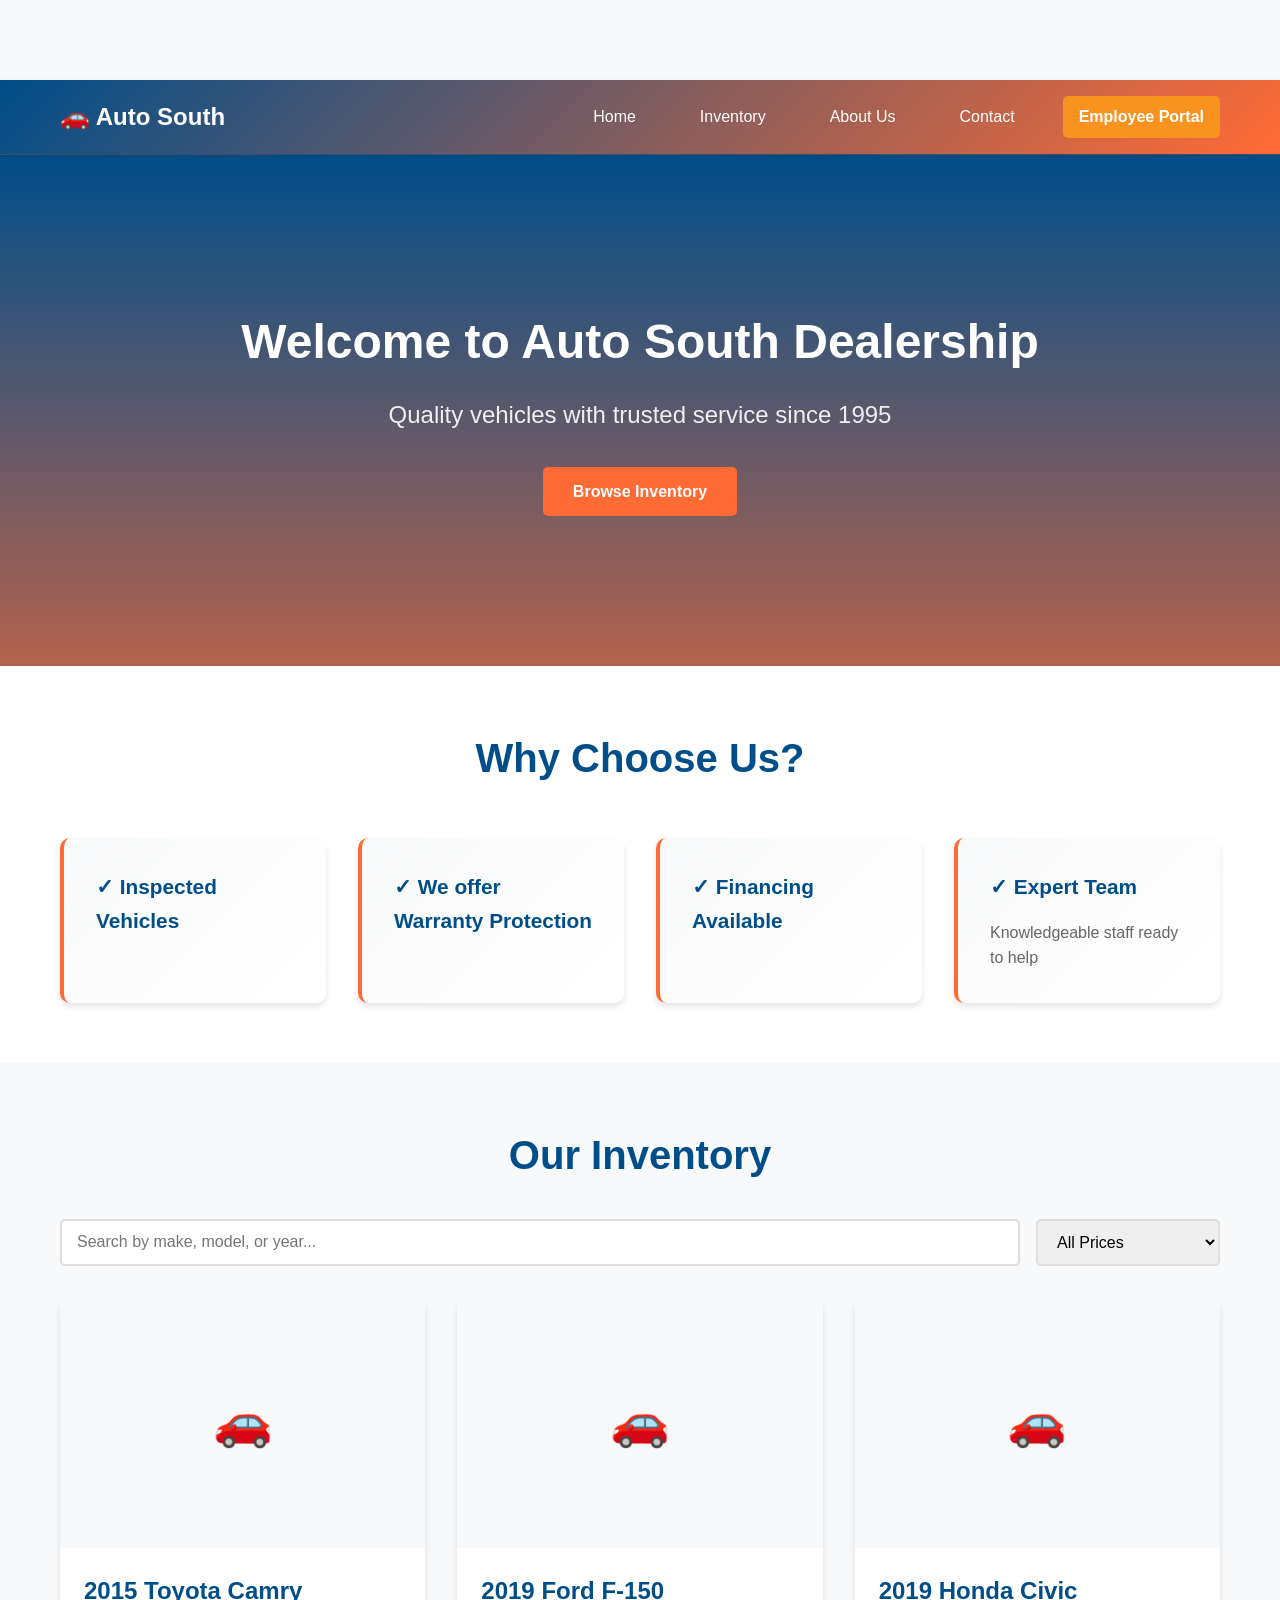
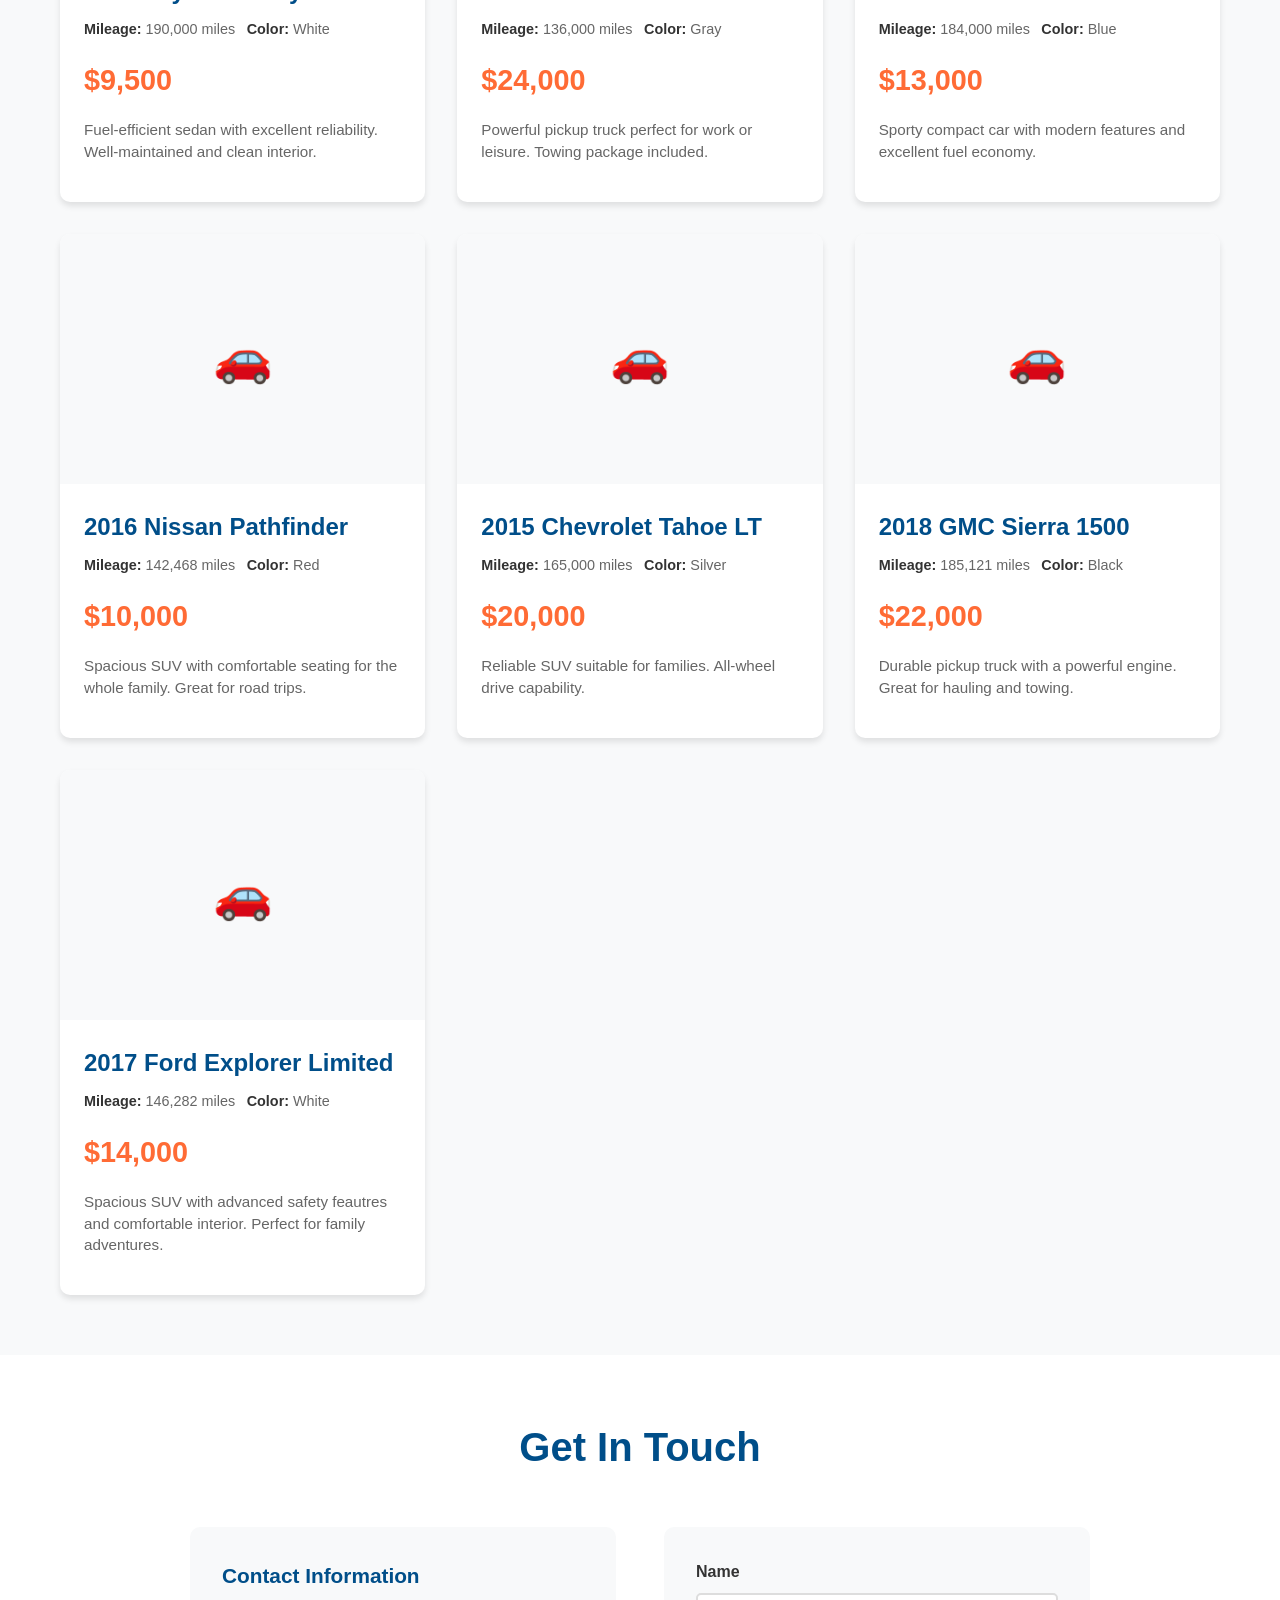
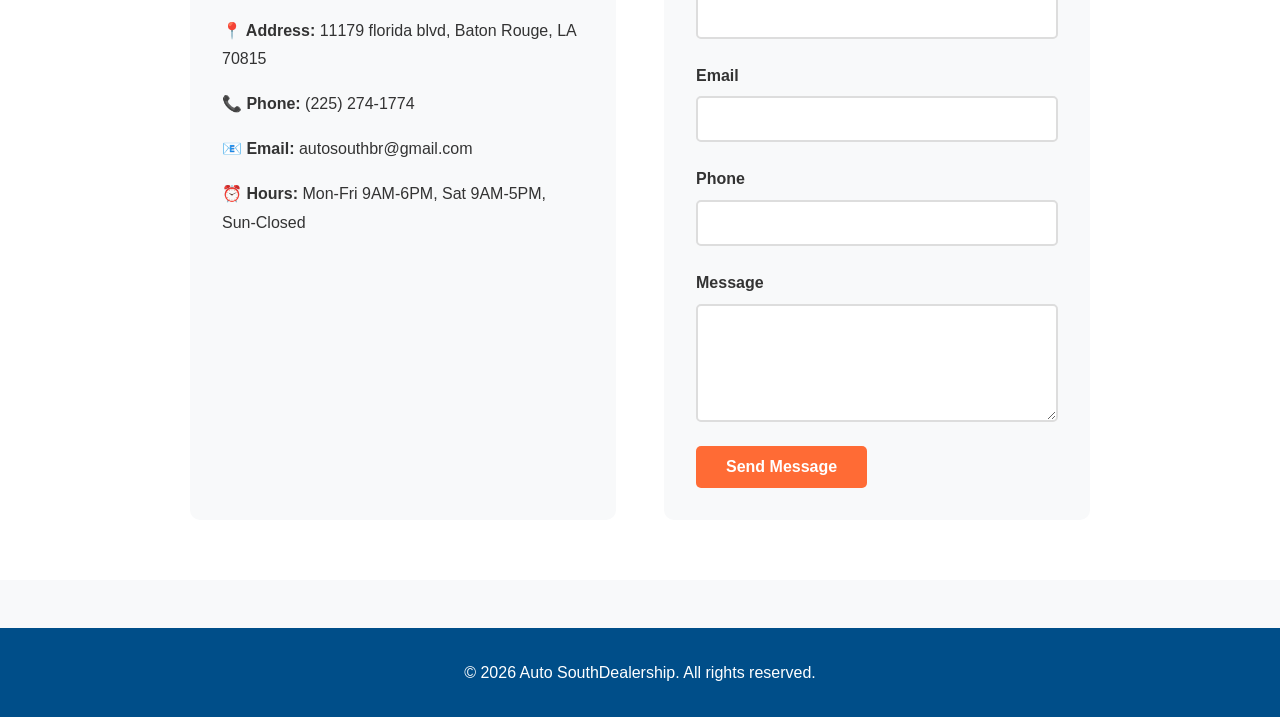
<file: index.html>
<!DOCTYPE html>
<html lang="en">
<head>
    <meta charset="UTF-8">
    <meta name="viewport" content="width=device-width, initial-scale=1.0">
    <title>Auto South Dealership - Quality Vehicles</title>
    <link rel="stylesheet" href="styles.css">
</head>
<body>
    <!-- Navigation Header -->
    <header class="navbar">
        <div class="navbar-container">
            <div class="logo">
                <h1>🚗 Auto South</h1>
            </div>
            <nav class="nav-menu">
                <a href="#home" class="nav-link">Home</a>
                <a href="#inventory" class="nav-link">Inventory</a>
                <a href="#about" class="nav-link">About Us</a>
                <a href="#contact" class="nav-link">Contact</a>
                <a href="employee.html" class="nav-link employee-link">Employee Portal</a>
            </nav>
        </div>
    </header>

    <!-- Hero Section -->
    <section id="home" class="hero">
        <div class="hero-content">
            <h2>Welcome to Auto South Dealership</h2>
            <p>Quality vehicles with trusted service since 1995</p>
            <a href="#inventory" class="btn btn-primary">Browse Inventory</a>
        </div>
    </section>

    <!-- About Section (Trust Building) -->
    <section id="about" class="about">
        <div class="container">
            <h2>Why Choose Us?</h2>
            <div class="trust-features">
                <div class="feature">
                    <h3>✓ Inspected Vehicles</h3>
                </div>
                <div class="feature">
                    <h3>✓ We offer Warranty Protection</h3>
                </div>
                <div class="feature">
                    <h3>✓ Financing Available</h3>
                </div>
                <div class="feature">
                    <h3>✓ Expert Team</h3>
                    <p>Knowledgeable staff ready to help</p>
                </div>
            </div>
        </div>
    </section>

    <!-- Inventory Section -->
    <section id="inventory" class="inventory">
        <div class="container">
            <h2>Our Inventory</h2>
            <div class="filter-bar">
                <input type="text" id="searchInput" placeholder="Search by make, model, or year..." class="search-box">
                <select id="filterPrice" class="filter-select">
                    <option value="">All Prices</option>
                    <option value="under-10000">Under $10,000</option>
                    <option value="10000-25000">$10,000 - $25,000</option>
                    <option value="25000-50000">$25,000 - $50,000</option>
                    <option value="above-50000">Above $50,000</option>
                </select>
            </div>
            <div id="vehicleList" class="vehicle-grid">
                <!-- Vehicles will be loaded here from JavaScript -->
            </div>
        </div>
    </section>

    <!-- Contact Section -->
    <section id="contact" class="contact">
        <div class="container">
            <h2>Get In Touch</h2>
            <div class="contact-content">
                <div class="contact-info">
                    <h3>Contact Information</h3>
                    <p><strong>📍 Address:</strong> 11179 florida blvd, Baton Rouge, LA 70815</p>
                    <p><strong>📞 Phone:</strong> (225) 274-1774</p>
                    <p><strong>📧 Email:</strong> autosouthbr@gmail.com</p>
                    <p><strong>⏰ Hours:</strong> Mon-Fri 9AM-6PM, Sat 9AM-5PM, Sun-Closed</p>
                </div>
                <form id="contactForm" class="contact-form">
                    <div class="form-group">
                        <label for="name">Name</label>
                        <input type="text" id="name" name="name" required>
                    </div>
                    <div class="form-group">
                        <label for="email">Email</label>
                        <input type="email" id="email" name="email" required>
                    </div>
                    <div class="form-group">
                        <label for="phone">Phone</label>
                        <input type="tel" id="phone" name="phone">
                    </div>
                    <div class="form-group">
                        <label for="message">Message</label>
                        <textarea id="message" name="message" rows="5" required></textarea>
                    </div>
                    <button type="submit" class="btn btn-primary">Send Message</button>
                </form>
            </div>
        </div>
    </section>

    <!-- Footer -->
    <footer class="footer">
        <p>&copy; 2026 Auto SouthDealership. All rights reserved.</p>
    </footer>

    <script src="app.js"></script>
</body>
</html>
</file>
<file: styles.css>
/* Global Styles */
* {
    margin: 0;
    padding: 0;
    box-sizing: border-box;
}

:root {
    --primary-color: #ff6b35;
    --secondary-color: #004e89;
    --accent-color: #f7931e;
    --text-dark: #333;
    --text-light: #666;
    --bg-light: #f8f9fa;
    --bg-white: #ffffff;
    --border-color: #ddd;
    --success-color: #28a745;
    --danger-color: #dc3545;
}

body {
    font-family: 'Segoe UI', Tahoma, Geneva, Verdana, sans-serif;
    line-height: 1.6;
    color: var(--text-dark);
    background-color: var(--bg-light);
    padding-top: 80px;
}
html, body {
    overflow-x: hidden;
}

.container {
    max-width: 1200px;
    margin: 0 auto;
    padding: 0 20px;
}

/* Navbar */
.navbar {
    background: linear-gradient(135deg, var(--secondary-color) 0%, var(--primary-color) 100%);
    color: white;
    padding: 1rem 0;
    box-shadow: 0 2px 5px rgba(0,0,0,0.1);
    position: sticky;
    top: 0;
    z-index: 100;
}

.navbar-container {
    display: flex;
    justify-content: space-between;
    align-items: center;
    max-width: 1200px;
    margin: 0 auto;
    padding: 0 20px;
}

.logo h1 {
    font-size: 1.5rem;
    font-weight: bold;
}

.nav-menu {
    display: flex;
    gap: 2rem;
    align-items: center;
}

.nav-link {
    color: white;
    text-decoration: none;
    transition: all 0.3s ease;
    padding: 0.5rem 1rem;
    border-radius: 5px;
}

.nav-link:hover {
    background-color: rgba(255,255,255,0.2);
    transform: translateY(-2px);
}

.employee-link {
    background-color: var(--accent-color);
    color: white;
    font-weight: bold;
}

/* Hero Section */
.hero {
    background: linear-gradient(rgba(0, 78, 137, 0.7), rgba(255, 107, 53, 0.7)), url('data:image/svg+xml,<svg xmlns="http://www.w3.org/2000/svg" viewBox="0 0 1200 600"><rect fill="%23004e89" width="1200" height="600"/></svg>');
    background-size: cover;
    background-position: center;
    color: white;
    padding: 150px 20px;
    text-align: center;
}

.hero-content h2 {
    font-size: 3rem;
    margin-bottom: 1rem;
    font-weight: bold;
}

.hero-content p {
    font-size: 1.5rem;
    margin-bottom: 2rem;
    opacity: 0.9;
}

/* Buttons */
.btn {
    display: inline-block;
    padding: 12px 30px;
    border: none;
    border-radius: 5px;
    font-size: 1rem;
    cursor: pointer;
    text-decoration: none;
    transition: all 0.3s ease;
    font-weight: bold;
}

.btn-primary {
    background-color: var(--primary-color);
    color: white;
}

.btn-primary:hover {
    background-color: #ff5722;
    transform: translateY(-2px);
    box-shadow: 0 5px 15px rgba(255, 107, 53, 0.3);
}

.btn-secondary {
    background-color: var(--border-color);
    color: var(--text-dark);
}

.btn-secondary:hover {
    background-color: #ccc;
}

.btn-danger {
    background-color: var(--danger-color);
    color: white;
    padding: 8px 15px;
    font-size: 0.9rem;
}

.btn-danger:hover {
    background-color: #c82333;
}

.btn-edit {
    background-color: var(--secondary-color);
    color: white;
    padding: 8px 15px;
    font-size: 0.9rem;
    margin-right: 5px;
}

.btn-edit:hover {
    background-color: #003d6f;
}

/* About Section */
.about {
    padding: 60px 20px;
    background-color: var(--bg-white);
}

.about h2 {
    text-align: center;
    font-size: 2.5rem;
    margin-bottom: 3rem;
    color: var(--secondary-color);
}

.trust-features {
    display: grid;
    grid-template-columns: repeat(auto-fit, minmax(250px, 1fr));
    gap: 2rem;
}

.feature {
    background: linear-gradient(135deg, var(--bg-light) 0%, white 100%);
    padding: 2rem;
    border-radius: 10px;
    box-shadow: 0 4px 6px rgba(0,0,0,0.1);
    transition: transform 0.3s ease;
    border-left: 4px solid var(--primary-color);
}

.feature:hover {
    transform: translateY(-5px);
    box-shadow: 0 8px 15px rgba(0,0,0,0.15);
}

.feature h3 {
    color: var(--secondary-color);
    margin-bottom: 1rem;
    font-size: 1.3rem;
}

.feature p {
    color: var(--text-light);
}

/* Inventory Section */
.inventory {
    padding: 60px 20px;
    background-color: var(--bg-light);
}

.inventory h2 {
    text-align: center;
    font-size: 2.5rem;
    margin-bottom: 2rem;
    color: var(--secondary-color);
}

.filter-bar {
    display: flex;
    gap: 1rem;
    margin-bottom: 2rem;
    flex-wrap: wrap;
    justify-content: center;
}

.search-box,
.filter-select {
    padding: 12px 15px;
    border: 2px solid var(--border-color);
    border-radius: 5px;
    font-size: 1rem;
    transition: border-color 0.3s ease;
}

.search-box {
    flex: 1;
    min-width: 250px;
}

.search-box:focus,
.filter-select:focus {
    outline: none;
    border-color: var(--primary-color);
    box-shadow: 0 0 5px rgba(255, 107, 53, 0.2);
}

.vehicle-grid,
.vehicle-management-grid {
    display: grid;
    grid-template-columns: repeat(auto-fill, minmax(300px, 1fr));
    gap: 2rem;
}

.vehicle-card {
    background-color: var(--bg-white);
    border-radius: 10px;
    overflow: hidden;
    box-shadow: 0 4px 6px rgba(0,0,0,0.1);
    transition: transform 0.3s ease, box-shadow 0.3s ease;
}
.vehicle-card {
    display: flex;
    flex-direction: column;
}

.vehicle-card:hover {
    transform: translateY(-5px);
    box-shadow: 0 8px 15px rgba(0,0,0,0.2);
}

.vehicle-image {
    width: 100%;
    height: 250px;
    background-color: var(--bg-light);
    display: flex;
    align-items: center;
    justify-content: center;
    font-size: 3rem;
    color: #ccc;
    overflow: hidden;
    position: relative;
}

.vehicle-image img {
    width: 100%;
    height: 100%;
    object-fit: cover;
}

.vehicle-info {
    padding: 1.5rem;
}

.vehicle-title {
    font-size: 1.5rem;
    font-weight: bold;
    color: var(--secondary-color);
    margin-bottom: 0.5rem;
}

.vehicle-meta {
    display: grid;
    grid-template-columns: 1fr 1fr;
    gap: 0.5rem;
    margin-bottom: 1rem;
    font-size: 0.9rem;
}

.vehicle-meta-item {
    color: var(--text-light);
}

.vehicle-meta-item strong {
    color: var(--text-dark);
}

.vehicle-price {
    font-size: 1.8rem;
    color: var(--primary-color);
    font-weight: bold;
    margin-bottom: 1rem;
}

.vehicle-description {
    color: var(--text-light);
    font-size: 0.95rem;
    margin-bottom: 1rem;
    line-height: 1.4;
}

.vehicle-actions {
    display: flex;
    gap: 0.5rem;
}

/* Contact Section */
.contact {
    padding: 60px 20px;
    background-color: var(--bg-white);
}

.contact h2 {
    text-align: center;
    font-size: 2.5rem;
    margin-bottom: 3rem;
    color: var(--secondary-color);
}

.contact-content {
    display: grid;
    grid-template-columns: 1fr 1fr;
    gap: 3rem;
    max-width: 900px;
    margin: 0 auto;
}

.contact-info {
    background-color: var(--bg-light);
    padding: 2rem;
    border-radius: 10px;
}

.contact-info h3 {
    color: var(--secondary-color);
    margin-bottom: 1.5rem;
    font-size: 1.3rem;
}

.contact-info p {
    margin-bottom: 1rem;
    color: var(--text-dark);
    line-height: 1.8;
}

/* Forms */
.contact-form,
.vehicle-form {
    background-color: var(--bg-light);
    padding: 2rem;
    border-radius: 10px;
}

.form-group {
    margin-bottom: 1.5rem;
    display: flex;
    flex-direction: column;
}

.form-row {
    display: grid;
    grid-template-columns: repeat(auto-fit, minmax(200px, 1fr));
    gap: 1rem;
}

label {
    font-weight: bold;
    margin-bottom: 0.5rem;
    color: var(--text-dark);
}

input[type="text"],
input[type="email"],
input[type="tel"],
input[type="number"],
input[type="password"],
textarea,
select {
    padding: 12px 15px;
    border: 2px solid var(--border-color);
    border-radius: 5px;
    font-size: 1rem;
    font-family: inherit;
    transition: border-color 0.3s ease;
}

input:focus,
textarea:focus,
select:focus {
    outline: none;
    border-color: var(--primary-color);
    box-shadow: 0 0 5px rgba(255, 107, 53, 0.2);
}

textarea {
    resize: vertical;
}

/* Drag and Drop Zone */
.drop-zone {
    border: 2px dashed var(--primary-color);
    border-radius: 10px;
    padding: 2rem;
    text-align: center;
    cursor: pointer;
    transition: all 0.3s ease;
    background-color: rgba(255, 107, 53, 0.05);
    margin-bottom: 1rem;
}

.drop-zone:hover,
.drop-zone.dragover {
    background-color: rgba(255, 107, 53, 0.15);
    border-color: var(--primary-color);
    transform: scale(1.02);
}

.drop-zone p {
    color: var(--text-light);
    margin: 0;
}

/* Image Preview */
.image-preview-container {
    display: grid;
    grid-template-columns: repeat(auto-fill, minmax(100px, 1fr));
    gap: 1rem;
    margin-bottom: 1rem;
}

.image-preview {
    position: relative;
    width: 100%;
    aspect-ratio: 1;
    border-radius: 5px;
    overflow: hidden;
    box-shadow: 0 2px 5px rgba(0,0,0,0.1);
}

.image-preview img {
    width: 100%;
    height: 100%;
    object-fit: cover;
}

.image-remove {
    position: absolute;
    top: 5px;
    right: 5px;
    background-color: var(--danger-color);
    color: white;
    border: none;
    border-radius: 50%;
    width: 25px;
    height: 25px;
    cursor: pointer;
    display: flex;
    align-items: center;
    justify-content: center;
    font-weight: bold;
}

.image-remove:hover {
    background-color: #c82333;
}

/* Footer */
.footer {
    background-color: var(--secondary-color);
    color: white;
    text-align: center;
    padding: 2rem;
    margin-top: 3rem;
}

/* Login Page */
.login-section {
    display: flex;
    align-items: center;
    justify-content: center;
    min-height: 80vh;
    padding: 2rem;
    background: linear-gradient(135deg, var(--secondary-color) 0%, var(--primary-color) 100%);
}

.login-container {
    background-color: var(--bg-white);
    padding: 3rem;
    border-radius: 10px;
    box-shadow: 0 10px 30px rgba(0,0,0,0.2);
    max-width: 400px;
    width: 100%;
}

.login-container h2 {
    color: var(--secondary-color);
    margin-bottom: 2rem;
    text-align: center;
    font-size: 1.8rem;
}

.login-container form {
    margin-bottom: 1.5rem;
}

.login-hint {
    background-color: var(--bg-light);
    padding: 1rem;
    border-radius: 5px;
    font-size: 0.9rem;
    color: var(--text-light);
    text-align: center;
}

/* Dashboard */
.dashboard {
    padding: 120px 20x 2rem 20px;
}
.dashboard {
    padding: 2rem 20px;
    min-height: 80vh;
}

.add-vehicle-section {
    background-color: var(--bg-white);
    padding: 2rem;
    border-radius: 10px;
    margin-bottom: 3rem;
    box-shadow: 0 4px 6px rgba(0,0,0,0.1);
}

.add-vehicle-section h3 {
    color: var(--secondary-color);
    margin-bottom: 1.5rem;
    font-size: 1.5rem;
}

.inventory-list-section {
    background-color: var(--bg-white);
    padding: 2rem;
    border-radius: 10px;
    box-shadow: 0 4px 6px rgba(0,0,0,0.1);
}

.inventory-list-section h3 {
    color: var(--secondary-color);
    margin-bottom: 1.5rem;
    font-size: 1.5rem;
}

.vehicle-management-card {
    background-color: var(--bg-light);
    padding: 1.5rem;
    border-radius: 8px;
    border-left: 4px solid var(--primary-color);
    display: grid;
    grid-template-columns: 100px 1fr auto;
    gap: 1.5rem;
    align-items: center;
}

.vehicle-thumb {
    width: 100px;
    height: 100px;
    border-radius: 5px;
    background-color: #ddd;
    display: flex;
    align-items: center;
    justify-content: center;
    font-size: 2rem;
}

.vehicle-thumb img {
    width: 100%;
    height: 100%;
    object-fit: cover;
    border-radius: 5px;
}

.vehicle-manage-info {
    display: grid;
    grid-template-columns: repeat(3, 1fr);
    gap: 1rem;
}

.vehicle-manage-info-item {
    display: flex;
    flex-direction: column;
}

.vehicle-manage-info-item label {
    font-size: 0.85rem;
    color: var(--text-light);
    margin-bottom: 0.25rem;
}

.vehicle-manage-info-item strong {
    font-size: 1rem;
    color: var(--text-dark);
}

.vehicle-manage-actions {
    display: flex;
    gap: 0.5rem;
    flex-direction: column;
}

/* Modal */
.modal {
    position: fixed;
    z-index: 1000;
    left: 0;
    top: 0;
    width: 100%;
    height: 100%;
    background-color: rgba(0,0,0,0.5);
    display: flex;
    align-items: center;
    justify-content: center;
    padding: 2rem;
}

.modal-content {
    background-color: var(--bg-white);
    padding: 2rem;
    border-radius: 10px;
    max-width: 600px;
    width: 100%;
    max-height: 90vh;
    overflow-y: auto;
    box-shadow: 0 10px 30px rgba(0,0,0,0.3);
    position: relative;
}

.modal-close {
    position: absolute;
    right: 1rem;
    top: 1rem;
    font-size: 1.5rem;
    cursor: pointer;
    color: var(--text-light);
    font-weight: bold;
}

.modal-close:hover {
    color: var(--text-dark);
}

.modal-content h3 {
    color: var(--secondary-color);
    margin-bottom: 1.5rem;
    font-size: 1.5rem;
}

.modal-buttons {
    display: flex;
    gap: 1rem;
    justify-content: flex-end;
    margin-top: 1.5rem;
}

/* Responsive Design */
@media (max-width: 768px) {
    .navbar { 
        position: sticky;
        top: 0%;
    }
    .navbar-container {
        align-items: center;
    }
    .navbar-container {
        flex-direction: column;
        gap: 1rem;
    }

    .nav-menu {
        flex-direction: column;
        gap: 1rem;
        text-align: center;
    }

    .hero-content h2 {
        font-size: 2rem;
    }

    .hero-content p {
        font-size: 1.1rem;
    }

    .vehicle-grid,
    .vehicle-management-grid {
        grid-template-columns: 1fr;
    }

    .contact-content {
        grid-template-columns: 1fr;
    }

    .trust-features {
        grid-template-columns: 1fr;
    }

    .filter-bar {
        flex-direction: column;
    }

    .search-box {
        min-width: 100%;
    }

    .vehicle-management-card {
        grid-template-columns: 1fr;
        gap: 1rem;
    }

    .vehicle-manage-info {
        grid-template-columns: 1fr;
    }
}

@media (max-width: 480px) {
    .hero-content h2 {
        font-size: 1.5rem;
    }

    .hero-content p {
        font-size: 1rem;
    }

    .btn {
        padding: 10px 20px;
        font-size: 0.9rem;
    }

    .vehicle-title {
        font-size: 1.2rem;
    }

    .about h2,
    .inventory h2,
    .contact h2 {
        font-size: 1.8rem;
    }
}

/* Error and Success Messages */
.message {
    padding: 1rem;
    border-radius: 5px;
    margin-bottom: 1rem;
    display: none;
}

.message.show {
    display: block;
}

.message.success {
    background-color: #d4edda;
    color: #155724;
    border: 1px solid #c3e6cb;
}

.message.error {
    background-color: #f8d7da;
    color: #721c24;
    border: 1px solid #f5c6cb;
}
.vehicle-price .original-price {
    text-decoration: line-through;
    color: var(--text-light);
    margin-right: 8px;
}

.vehicle-price .special-badge {
    display: inline-block;
    background-color: var(--danger-color);
    color: white;
    font-size: 0.75rem;
    font-weight: 700;
    text-transform: uppercase;
    letter-spacing: 0.4px;
    border-radius: 12px;
    padding: 2px 8px;
    margin-right: 8px;
    vertical-align: middle;
}

.vehicle-price .special-price,
.vehicle-manage-info-item .special-price {
    color: var(--danger-color);
    font-weight: 800;
}

.vehicle-manage-info-item .list-price {
    text-decoration: line-through;
    color: var(--text-light);
    margin-right: 6px;
}
</file>
